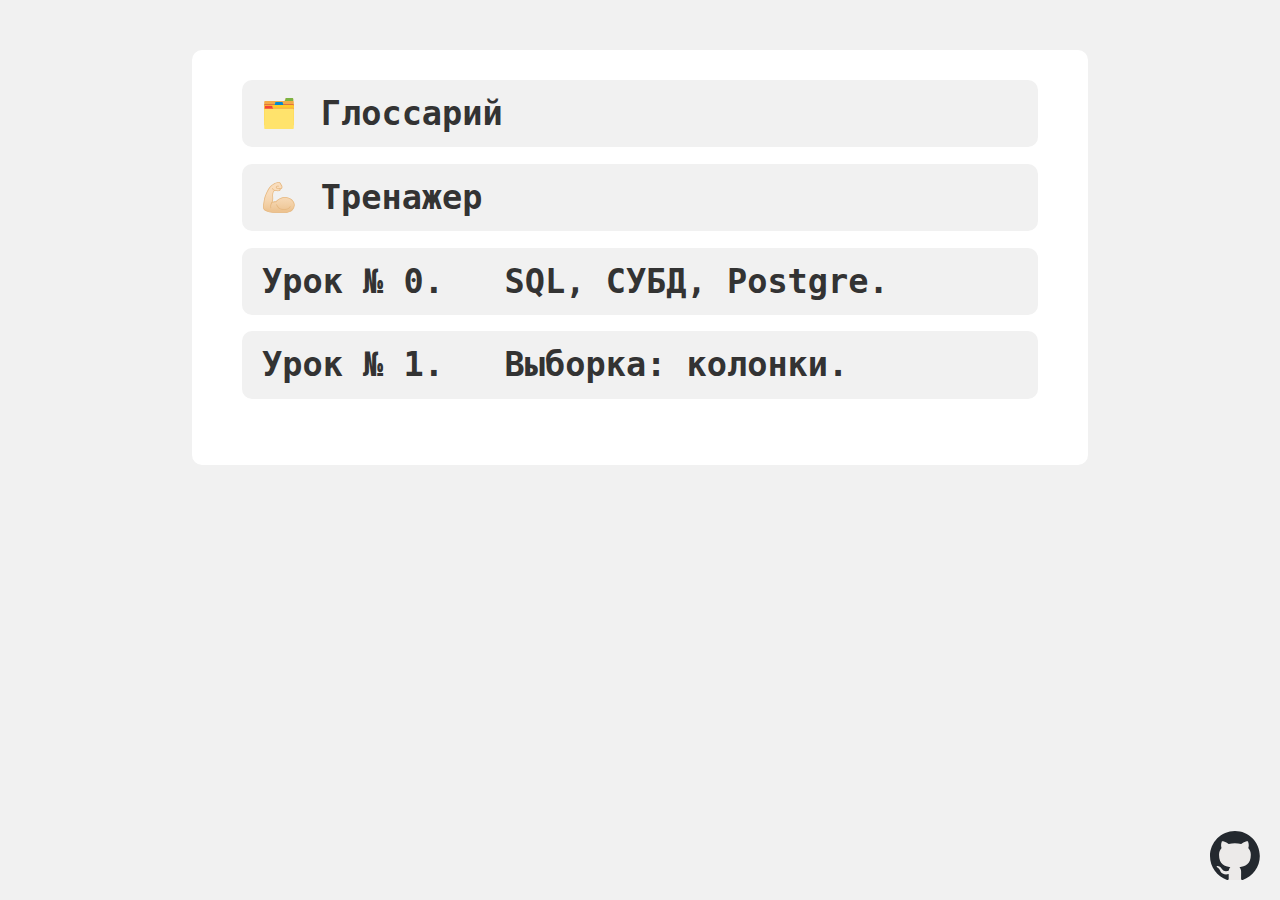
<file: index.html>
<!DOCTYPE html>
<html lang="en">
<head>
    <meta charset="UTF-8">
    <meta name="viewport" content="width=device-width, initial-scale=1.0">
    <title>PgEx</title>
    <link rel="stylesheet" href="css/styles.css">
    <link rel="stylesheet" href="css/index.css">
    <link rel="shortcut icon" href="assets/favicon.ico" type="image/x-icon">
</head>
<body>
    <!-- 
    Этот вариант аккордеона основан на том, что мы используем свойство tabindex и CSS-селектор :focus для управления открытием и закрытием контента.

    Как это работает:

    Шаг 1: Заголовок с tabindex
    <h1 tabindex="0">Урок №1.</h1>
    Атрибут tabindex="0" делает заголовок доступным для фокуса, то есть на него можно кликнуть или выбрать с помощью клавиши Tab.
    Когда элемент с tabindex получает фокус (на него кликнули или выбрали с клавиатуры), к нему применяется CSS-селектор :focus.
    
    Шаг 2: Открытие контента с помощью :focus
    h1:focus+div {
        max-height: 600px;
        transition: max-height 1s;
    }
    Селектор h1:focus+div означает: "Применить стиль к div, который находится непосредственно после заголовка h1, когда этот заголовок находится в фокусе".
    Изначально, div с текстом внутри скрыт из-за max-height: 0px и overflow: hidden.
    Когда заголовок получает фокус (:focus), высота блока увеличивается до 600px, а сам блок плавно открывается благодаря transition.
    
    Шаг 3: Псевдоэлемент :before
    h1:focus+div:before {
        content: '';
        display: block;
        height: 2.5em;
        margin-top: -2.6em;
        width: 100%;
        position: absolute;
    }
    Здесь используется псевдоэлемент :before, который создаёт невидимый блок перед содержимым при открытии.
    Этот невидимый блок закрывает заголовок, когда он находится в фокусе, что "обманывает" браузер: при клике на заголовок аккордеон закрывается, потому что фокус теряется.
    
    Шаг 4: Анимация
    transition: max-height 1s;
    Свойство transition добавляет плавное раскрытие и закрытие содержимого при изменении значения свойства max-height.
    -->

    <a id="github" href="https://github.com/smir-ant/PgEx"><img src="assets/github.svg" alt=""></a>

    <main>
            <!-- <article>
                <h1 tabindex="0"><img class="icon" src="assets/icon_gear.svg"> Настройки</h1>
                <div>
                    <div class="setting_param">
                        <div style="background-image: url(assets/icon_russia.svg);" class="icon_settings"></div>
                        <p>Язык</p>
                    </div>
                    <div onclick="resetProgress()" class="setting_param">
                        <div style="background-image: url(assets/icon_reset.svg);" class="icon_settings"></div>
                        <p>Сброс прогресса</p>
                    </div>

                </div>
            </article> -->
            <article>
                <h1 tabindex="0"><img class="icon" src="assets/index/icon_glos.svg"> <span>Глоссарий</span></h1>
                <div>
                    <p>Тут будут все термины и где про них смотреть</p>
                </div>
            </article>
            <article>
                <h1 tabindex="0"><img class="icon" src="assets/index/icon_muscule.svg"> Тренажер</h1>
                <div>
                    <p>???</p>
                    <a class="btn" href="trainer.html">Пройти</a>
                </div>
            </article>
            <article>
                <h1 tabindex="0">Урок № 0. &nbsp; SQL, СУБД, Postgre.</h1>
                <div>
                    <p>Отправная точка для погружения. Основные понятия понятными словами.</p>
                    <a class="btn" href="lesson00.html">Пройти</a>
                </div>
            </article>
            <article>
                <h1 tabindex="0">Урок № 1. &nbsp; Выборка: колонки.</h1>
                <div>
                    <p>В этом уроке ты познакомишься с <code>SELECT</code> и научишься делать самые примитивные выборки - выбирать колонки.</p>
                    <a class="btn" href="lesson01.html">Пройти</a>
                </div>
            </article>
            
    </main>
</body>
</html>
</file>
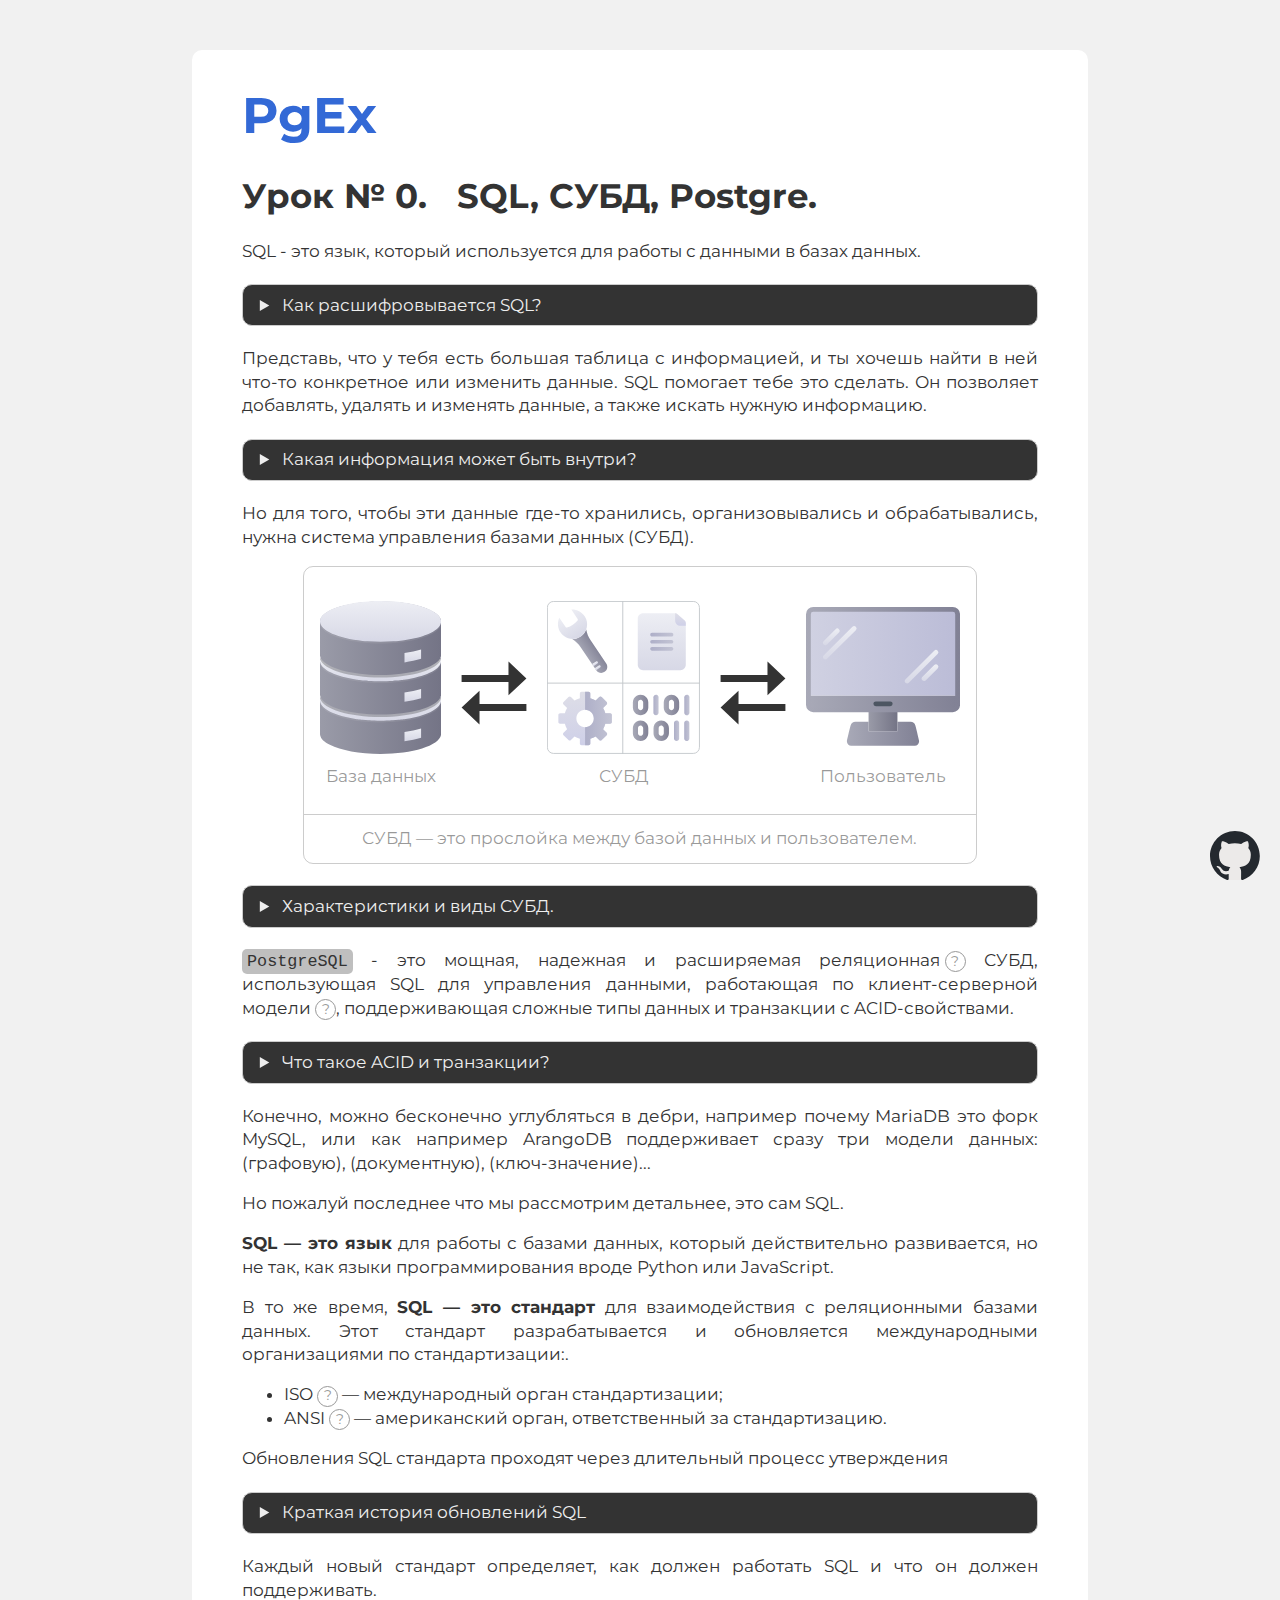
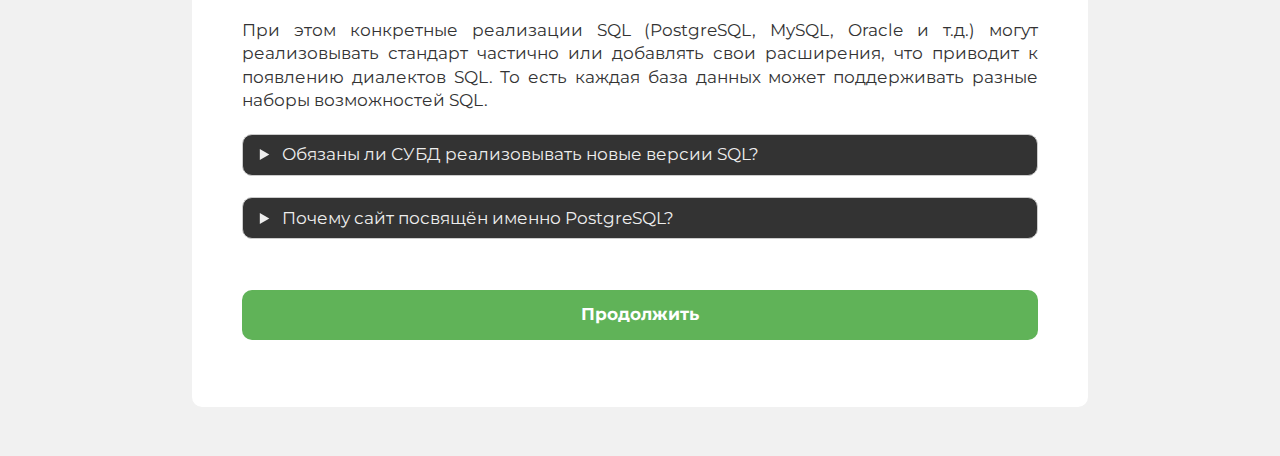
<file: lesson00.html>
<!DOCTYPE html>
<html lang="en">

<head>
    <meta charset="UTF-8">
    <meta name="viewport" content="width=device-width, initial-scale=1.0">
    <title>PgEx 00</title>
    <link rel="stylesheet" href="css/styles.css">
    <link rel="stylesheet" href="css/theory.css">
    <link rel="shortcut icon" href="assets/favicon.ico" type="image/x-icon">

</head>

<body>
    <a id="github" href="https://github.com/smir-ant/PgEx"><img src="assets/github.svg" alt=""></a>

    <main>
        <nav>
            <a id="proj_name" href="index.html">PgEx</a>
        </nav>

        <section id="sect_theory">
            <h1>Урок № 0. &nbsp; SQL, СУБД, Postgre.</h1>
            <p>SQL - это язык, который используется для работы с данными в базах данных.</p> 
            <details>
                <summary><span>Как расшифровывается SQL?</span></summary>
                <div>
                    <p>Structured Query Language - структурированный язык запросов</p>
                </div>
            </details>

            <p>Представь, что у тебя есть большая таблица с информацией, и ты хочешь найти в ней что-то конкретное или изменить данные. SQL помогает тебе это сделать. Он позволяет добавлять, удалять и изменять данные, а также искать нужную информацию.</p>
            <details>
                <summary><span>Какая информация может быть внутри?</span></summary>
                <div>
                    <p>В базах данных SQL можно хранить разнообразную информацию. Вот несколько примеров:</p>
                    <ul>
                        <li><b>Числа</b>: Это могут быть цены товаров, количество товаров на складе, результаты измерений и т.д.</li>
                        <li><b>Текст</b>: Имена, адреса, описания товаров, комментарии пользователей и т.д.</li>
                        <li><b>Даты и время</b>: Даты рождения, даты заказов, время начала и окончания событий и т.д.</li>
                        <li><b>Логические значения</b>: Например, да/нет, истина/ложь, активен/неактивен и т.д.</li>
                        <li><b>Изображения и файлы</b>: Можно хранить изображения, документы, отчеты и т.д.</li>
                        <li><b>Географические данные</b>: Координаты GPS, адреса, маршруты.</li>
                        <li>В общем проще сказать, что всё и всякое :)</li>
                    </ul>
                </div>
            </details>

            <p>Но для того, чтобы эти данные где-то хранились, организовывались и обрабатывались, нужна система управления базами данных (СУБД).</p>
            <figure>
                <div class="flex">
                    <figure>
                        <img src="assets/lesson00/db.svg">
                        <figcaption><label>База данных</label></figcaption>
                    </figure>
                    <!-- ⮂ = &#x2B82; -->
                    <span class="symbol_img">&#x2B82;</span>
                    <figure>
                        <img src="assets/lesson00/dbms.svg">
                        <figcaption><label>СУБД</label></figcaption>
                    </figure>
                    <span class="symbol_img">&#x2B82;</span>
                    <figure>
                        <img src="assets/lesson00/pc.svg">
                        <figcaption><label>Поль<wbr>зо<wbr>ва<wbr>тель</label></figcaption>
                    </figure>
                </div>
                <figcaption><label>СУБД — это прослойка между базой данных и пользователем.</label></figcaption>
              </figure>
                
            <details>
                <summary><span>Характеристики и виды СУБД.</span></summary>
                <div> 
                    <p>СУБД принято разделять на несколько классификаций:</p>
                    <h3>По расположению баз данных</h3>
                    <ul>
                        <li><b>Локальные</b> – установлены на локальном компьютере и работают только на нем. <span class="tip" data-tip="Примеры: SQLite • Microsoft Access • Berkeley DB">?</span></li>
                        <li><b>Централизованные</b> – находятся на сервере и обслуживают клиентские приложения, установленные на других ПК. <span class="tip" data-tip="Примеры: PostgreSQL • MySQL • Oracle Database • Microsoft SQL Server • MariaDB">?</span></li>
                        <li><b>Распределенные</b> – состоят из нескольких серверов, расположенных в разных местах, и обрабатывают данные, которые были разделены между устройствами. <span class="tip" data-tip="Примеры: Amazon DynamoDB • Google Spanner • Apache Cassandra">?</span></li>
                    </ul>
                    
                    <h3>По хранению и обработке данных и запросов</h3>
                    <ul>
                        <li><b>Клиент-серверные</b> – разделяют работу между клиентской и серверной частями. Первая отвечает за пользовательский интерфейс и запросы к серверу, вторая – за хранение и обработку данных. <span class="tip" data-tip="Примеры: PostgreSQL • MySQL • Oracle Database • Microsoft SQL Server • MariaDB">?</span></li>
                        <li><small>[В силу небезопасности не особо распространены]</small> <b>Файл-серверные</b> – хранят базу данных на сервере, но обработка запросов происходит на устройствах пользователей через сетевые пути.</li>
                        <li><b>Встраиваемые</b> – предназначены для использования внутри приложений. Обеспечивают быстрое <small>(данные уже у тебя в приложении)</small> и экономичное <small>(не нужны серверы)</small> хранение данных. <span class="tip" data-tip="Примеры: SQLite • Oracle Berkeley • RocksDB">?</span></li>
                    </ul>

                    <h3>По языку запросов</h3>
                    <ul>
                        <li><b>SQL</b> – используют язык SQL для запросов к базе данных. <span class="tip" data-tip="Примеры: PostgreSQL • MySQL • Oracle Database • Microsoft SQL Server • MariaDB • SQLite">?</span></li>
                        <li><b>NoSQL</b> – используют различные языки запросов, не связанные с SQL. <span class="tip" data-tip="Примеры: MongoDB(MQL) • Apache Cassandra(CQL) • Neo4j(Cypher) • RavenDB(RQL) • Couchbase(N1QL)">?</span></li>
                    </ul>

                    <h3>По структуре и организации данных</h3>
                    <ul>
                        <li><b>Реляционные</b> – содержат информацию в виде таблиц, которые могут быть связаны между собой. <span class="tip" data-tip="Примеры: PostgreSQL • MySQL • Oracle Database • Microsoft SQL Server • MariaDB">?</span></li>
                        <li><b>Ключ-значение</b> – разновидность NoSQL-ориентированных СУБД, которые используют пары ключ-значение для хранения данных. <span class="tip" data-tip="Примеры: Redis • Amazon DynamoDB • Riak • Memcached • etcd">?</span></li>
                        <li><b>Документные</b> – еще одна разновидность NoSQL. Она использует документы, содержащие различные поля и их значения для хранения данных. <span class="tip" data-tip="Примеры: Apache CouchDB • Amazon DocumentDB • RavenDB • Memcached • Couchbase">?</span></li>
                        <li><b>Графовые</b> – относятся к NoSQL, используют граф для хранения и организации данных, где каждый узел представляет собой объект, а ребра между узлами – отношения между объектами. <span class="tip" data-tip="Примеры: Neo4j • Amazon Neptune • OrientDB • JanusGraph">?</span></li>
                        <li><b>Колоночные</b> – разновидность реляционных СУБД, где данные хранятся в виде колонок, а не строк. <span class="tip" data-tip="Примеры: Apache Cassandra • ClickHouse • Apache Kudu • HBase • Vertica">?</span></li>
                    </ul>

                    <hr>

                    <h3>🤯 Зачем вообще столько характеристик?</h3>

                    <p>Простейшие примеры:</p>

                    <ul>
                        <li>SQLite и Postgre, обе реляционные, но SQLite является встраиваемой, а Postgre невозможен без серверной части.</li>
                        <li>MySQL и Vertica оба SQL, но первая классическая реляционная, вторая же колоночная.</li>
                        <li>Хочешь быструю аналитику на больших данных? Взгляни на колоночные СУБД.</li>
                        <li>Нужно эффективно находить сложные взаимосвязи между объектами? Вероятнее тебе пригодится графовая СУБД.</li>
                        <p></p>

                    </ul>

                </div>
            </details>

            <p><code>PostgreSQL</code> - это мощная, надежная и расширяемая реляционная<span class="tip" data-tip="Данные хранятся в виде таблиц, которые могут быть связаны между собой.">?</span> СУБД, использующая SQL для управления данными, работающая 
                по клиент-серверной модели<span class="tip" data-tip="Работа разделяется между клиентской и серверной частями.<br>Клиентская часть отвечает за пользовательский интерфейс и отправку запросов, а серверная часть – за хранение и обработку данных.">?</span>, поддерживающая сложные типы данных и транзакции с ACID-свойствами.</p>
                
            <details>
                <summary><span>Что такое ACID и транзакции?</span></summary>
                <div>
                    <p>Транзакция — это последовательность операций, которые выполняются как единое целое.<br><small>Например вы планируете перевод денег другу, но ведь это как минимум несколько операций: вычесть средства с вашего баланса; зачесть их в баланс друга.</small></p>

                    <p>ACID — это набор требований к транзакциям в базе данных, которые обеспечивают сохранность ваших данных.</p>
                    <ul>
                        <li><b>Atomicity</b> — Атомарность гарантирует, что каждая транзакция будет выполнена полностью или не будет выполнена совсем. Не допускаются промежуточные состояния.</li>
                        <li><b>Consistency</b> — Согласованность гарантирует, что после выполнения транзакции, правила и ограничения, установленные для данных, будут соблюдены.</li>
                        <li><b>Isolation</b> — Изолированность гарантирует, что параллельные транзакции не будут мешать друг другу.</li>
                        <li><b>Durability</b> — Надёжность гарантирует, что результаты транзакции будут сохранены навсегда, даже в случае сбоя системы..</li>
                    </ul>
                </div>
            </details>   

            <p>Конечно, можно бесконечно углубляться в дебри, например почему MariaDB это форк MySQL, или как например ArangoDB поддерживает сразу три модели данных: (графовую), (документную), (ключ-значение)...</p>

            <p>Но пожалуй последнее что мы рассмотрим детальнее, это сам SQL.</p>

            <p><b>SQL — это язык</b> для работы с базами данных, который действительно развивается, но не так, как языки программирования вроде Python или JavaScript.</p>
            <p>В то же время, <b>SQL — это стандарт</b> для взаимодействия с реляционными базами данных. Этот стандарт разрабатывается и обновляется международными организациями по стандартизации:.</p>
            <ul>
                <li>ISO<span class="tip" data-tip="(International Standardization Organization)">?</span> — международный орган стандартизации;</li>
                <li>ANSI<span class="tip" data-tip="(American National Standards Institute)">?</span> — американский орган, ответственный за стандартизацию.</li>
            </ul>
            <p>Обновления SQL стандарта проходят через длительный процесс утверждения</p>

            <details>
                <summary><span>Краткая история обновлений SQL</span></summary>
                <div>
                    <p>SQL был впервые стандартизирован в 1986 году ANSI, а затем ISO в 1987. С тех пор были выпущены новые версии SQL стандарта с разной периодичностью:.</p>
                    <ul>
                        <li><span class="mono">SQL-86 (1986)</span> — самая первая версия стандарта.</li>
                        <li><span class="mono">SQL-89</span> — обновления касались исправления ошибок.</li>
                        <li><span class="mono">SQL-92</span> — одна из крупных ревизий, включавшая много новых возможностей.</li>
                        <li><span class="mono">SQL:1999</span> — добавление объектно-ориентированных функций.</li>
                        <li><span class="mono">SQL:2003</span> — расширение с поддержкой XML.</li>
                        <li><span class="mono">SQL:2006</span> — поддержка управления XML-данными.</li>
                        <li><span class="mono">SQL:2008</span> — оптимизация и расширение функционала.</li>
                        <li><span class="mono">SQL:2011</span> — добавление оконных функций.</li>
                        <li><span class="mono">SQL:2016</span> — поддержка JSON и временных таблиц.</li>
                        <li><span class="mono">SQL:2019</span> — Property Graph Queries (SQL/PGQ), улучшения JSON.</li>
                        <li><span class="mono">SQL:2023</span> — Расширение SQL/PGQ, улучшения JSON, мелкие изменения.</li>
                    </ul>
                </div>
            </details>

            <p>Каждый новый стандарт определяет, как должен работать SQL и что он должен поддерживать.</p>

            <p>При этом конкретные реализации SQL (PostgreSQL, MySQL, Oracle и т.д.) могут реализовывать стандарт частично или добавлять свои расширения, что приводит к появлению диалектов SQL. То есть каждая база данных может поддерживать разные наборы возможностей SQL.</p>

            <details>
                <summary><span>Обязаны ли СУБД реализовывать новые версии SQL?</span></summary>
                <div>
                    <p>Реализация новых версий SQL в системах управления базами данных (СУБД) — пожелание, а не жесткое требование. Постепенное внедрение новых возможностей зависит от разработчиков конкретных СУБД. Например, одна СУБД может быстро внедрить поддержку нового стандарта, другая — медленнее или выборочно.</p>
                    <p>Разные системы управления базами данных внедряют стандарты по-разному:
                    <ul>
                        <li>PostgreSQL и Oracle обычно наиболее близки к последним стандартам SQL.</li>
                        <li>MySQL известен своими упрощениями и отсутствием некоторых возможностей, присутствующих в стандартном SQL.</li>
                        <li>Microsoft SQL Server поддерживает большинство стандартных функций, но также добавляет свои уникальные расширения.</li>
                    </ul>
                    </p>
                </div>
            </details>  

            <details>
                <summary><span>Почему сайт посвящён именно PostgreSQL?</span></summary>
                <div>
                    <p>Автор понял, что удобных и понятных интерактивных учебников и тренажеров для Postgresql не хватает несмотря на мощность, популярность и крутость СУБД.</p>
                    <ul>
                        <li>Приближен к чистому SQL.</li>
                        <li>Богаче набор функций и лучше поддержка при работе с json в сравнении с MySQL.</li>
                        <li>Бесплатно, в отличии, например, от Oracle.</li>
                        <li>Открытый и кроссплатформенный, в отличии, например, от Microsoft SQL Server.</li>
                        <li>PostgreSQL имеет российские корни, что может быть дополнительным плюсом для тех, кто ищет отечественные решения.</li>
                    </ul>

                    <p>Также автор понял, что тренироваться с серверным СУБД в целом удовольствие сомнительное - настроить его и подтянуть данные это тяжкий челлендж для новичка. А на собеседовании уже считается базой понимание JOIN и UNION.</p>
                </div>
            </details>
        </section>

        <a class="btn" href="lesson01.html">Продолжить</a>

    </main>

    <script src="scripts/tips.js">  // само работает </script>

</body>

</html>
</file>
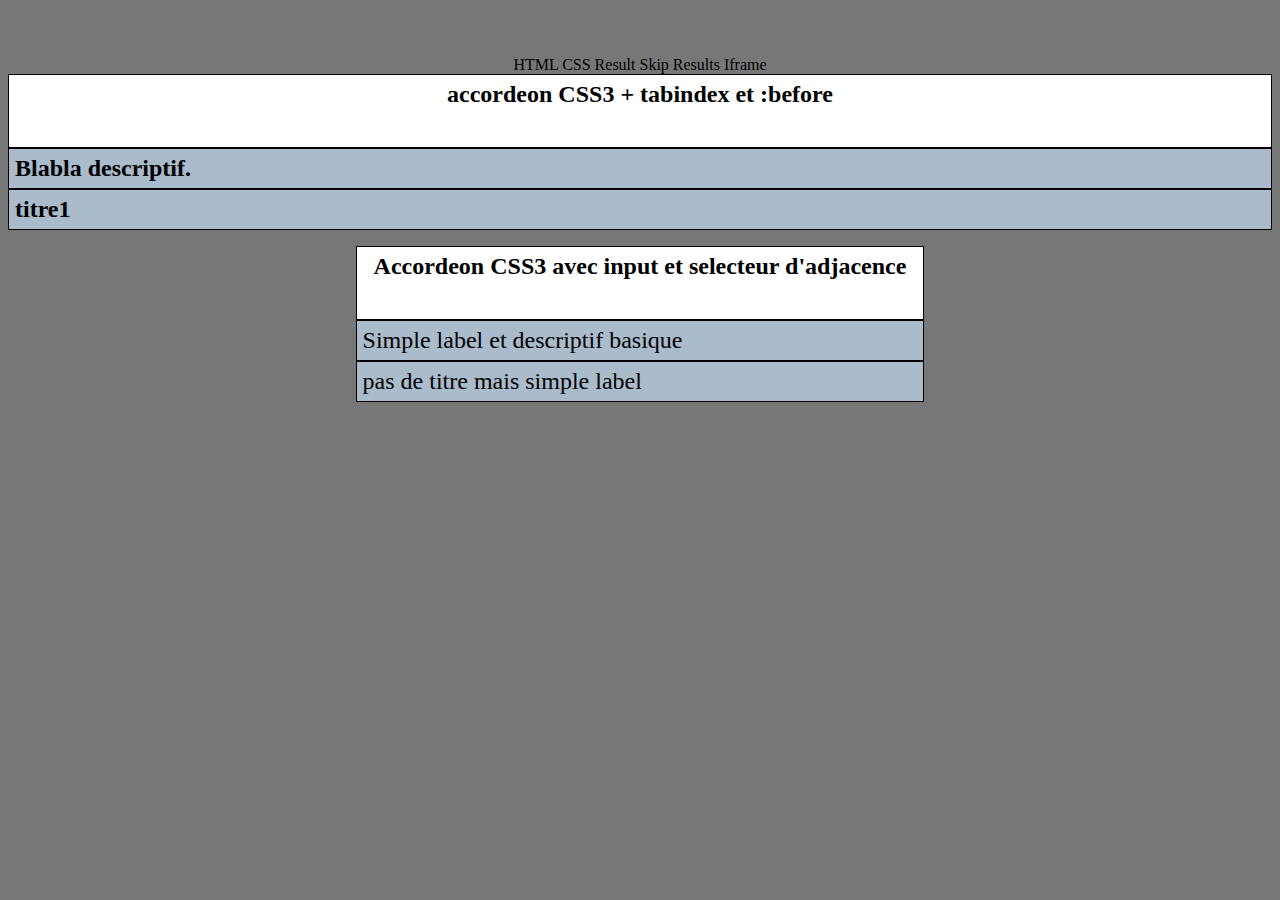
<file: check/acc.html>
<!DOCTYPE html>
<html lang="en">

<head>
    <meta charset="UTF-8">
    <meta name="viewport" content="width=device-width, initial-scale=1.0">
    <style>
        HTML CSS Result Skip Results Iframe

        /* accordeon ouverture/fermeture au click sans js ni input ou simple ouverture avec input :) */
        #tabindexe,
        #inpute {
            display: inline-block;
            width: 45%;
            position: relative;
            margin: 1em;
            vertical-align: top;
        }

        section>h1 {
            min-height: 2.5em;
            background: white;
        }

        article {
            text-align: left;
        }

        h1,
        label {
            margin: 0;
            border: solid 1px;
            background: #abc;
            padding: 0.25em;
            font-size: 1.5em;
            display: block;
        }

        h1+div,
        input+div {
            max-height: 0px;
            overflow: hidden;
            transition: max-height 1s;
            background: #def;
            box-shadow: inset 0 0 0 1px;
            padding: 0 5px;
        }

        h1:focus {
            color: red;
        }

        h1:focus+div,
        input:checked+div {
            max-height: 600px;
            transition: max-height 1s
        }

        h1:focus+div:before {
            content: '';
            display: block;
            height: 2.5em;
            margin-top: -2.6em;
            width: 100%;
            position: absolute;
        }

        input[type="radio"] {
            position: absolute;
            left: -9999em;
        }

        #inpute article {
            position: relative;
        }

        label[for="close"] {
            display: none;
            position: absolute;
        }

        input:checked~label[for="close"] {
            right: 0;
            top: 0;
            display: block;
            background: #333;
            color: #fff;
            font-weight: bold;
        }

        html {
            background: #777;
            overflow-y: scroll;
            text-align: center;
            padding-top: 3em;
        }
    </style>
</head>

<body>


    HTML CSS

    Result
    Skip Results Iframe

    <section id="tabindexe">
        <h1>accordeon CSS3 + tabindex et :before</h1>
        <article>
            <h1 tabindex="0">Blabla descriptif.</h1>
            <div>
                <ol>
                    <li>Tabindex, pour activer le focus au clique ou tab et rendre possible l'usage de
                        <code>:focus</code>
                    </li>
                    <li>before, pour generer un element translucide au dessus du titre qui a le focus,
                        de fait un second click sur le titre fait perdre le focus.</li>
                    <li>les transition ont besoin de 2 valeurs definies, auto n'en est pas une. 100% , si basé sur une
                        valeur definie du parent , elle est okay</li>
                </ol>
            </div>
        </article>
        <article>
            <h1 tabindex="0">titre1</h1>
            <div>
                <p>Pellentesque habitant morbi tristique senectus et netus et malesuada fames ac turpis egestas.
                    Vestibulum tortor quam, feugiat vitae, ultricies eget, tempor sit amet, ante. Donec eu libero sit
                    amet quam egestas semper. Aenean ultricies mi vitae est. Mauris placerat eleifend leo. Quisque sit
                    amet est et sapien ullamcorper pharetra. Vestibulum erat wisi, condimentum sed, commodo vitae,
                    ornare sit amet, wisi. Aenean fermentum, elit eget tincidunt condimentum, eros ipsum rutrum orci,
                    sagittis tempus lacus enim ac dui. Donec non enim in turpis pulvinar facilisis. Ut felis. Praesent
                    dapibus, neque id cursus faucibus, tortor neque egestas augue, eu vulputate magna eros eu erat.
                    Aliquam erat volutpat. Nam dui mi, tincidunt quis, accumsan porttitor, facilisis luctus, metus</p>
            </div>
        </article>
        
    </section>

    <section id="inpute">
        <h1>Accordeon CSS3 avec input et selecteur d'adjacence<input type="radio" name="abcd" id="close" /></h1>
        <article>
            <label for="a">Simple label et descriptif basique</label> <input type="radio" name="abcd" id="a" />
            <div>
                <ol>
                    <li>label et input de type radio pour faire usage de :checked</li>
                    <li>Selecteur d'adjacence pour afficher le div adjacent</li>
                    <li>transitions: idem definir deux valeurs</li>
                    <li>on ne peut pas tout refermer sans js</li>
                    <li>Un label supplementaire par ouverture et un un seul input pour refermer sera necessaire</li>
                </ol>
            </div>
            <label for="close">-</label>
        </article>
        <article>
            <label for="b">pas de titre mais simple label</label> <input type="radio" name="abcd" id="b" />
            <div>
                <p>Fames ac turpis egestas. Vestibulum tortor quam, feugiat vitae, ultricies eget, tempor sit amet,
                    ante. Donec eu libero sit amet quam egestas semper. Aenean ultricies mi vitae est. Mauris placerat
                    eleifend leo. Quisque sit amet est et sapien ullamcorper pharetra. Vestibulum erat wisi, condimentum
                    sed, commodo vitae, ornare sit amet, wisi. Aenean fermentum, elit eget tincidunt condimentum, eros
                    ipsum rutrum orci, sagittis tempus lacus enim ac dui. Donec non enim in turpis pulvinar facilisis.
                    Ut felis. Praesent dapibus, neque id cursus faucibus, tortor neque egestas augue, eu vulputate magna
                    eros eu erat. Aliquam erat volutpat. Nam dui mi, tincidunt quis, accumsan porttitor, facilisis
                    luctus, metus</p>
            </div>
            <label for="close">-</label>
        </article>
        
    </section>



</body>

</html>
</file>
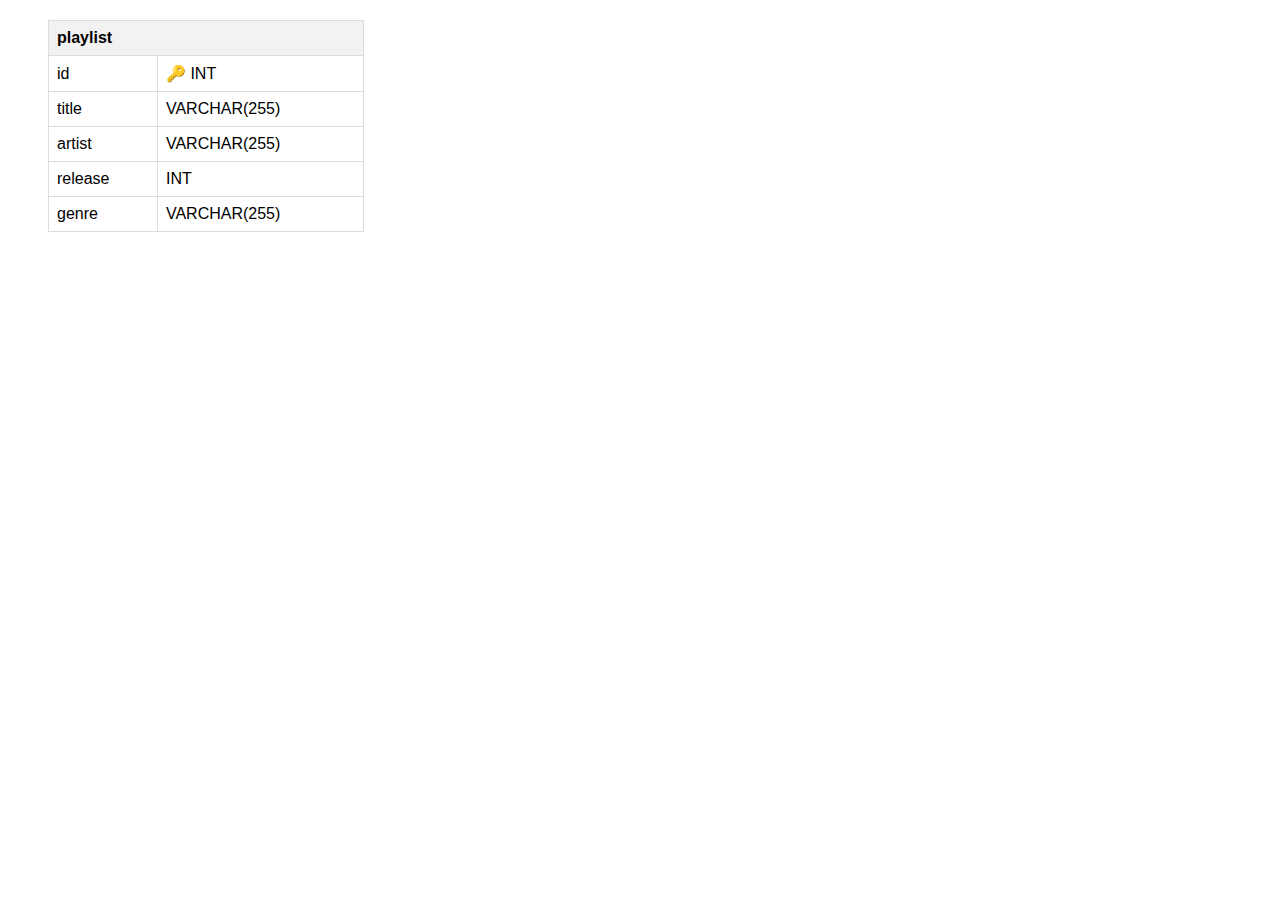
<file: check/i copy.html>
<!DOCTYPE html>
<html lang="en">
<head>
    <meta charset="UTF-8">
    <meta name="viewport" content="width=device-width, initial-scale=1.0">
    <title>DB Schema</title>
    <style>
        .schema {
            font-family: Arial, sans-serif;
            border-collapse: collapse;
            margin: 20px;
            width: 50%;
        }
        .schema th, .schema td {
            border: 1px solid #dddddd;
            text-align: left;
            padding: 8px;
        }
        .schema th {
            background-color: #f2f2f2;
        }
        .key {
            font-weight: bold;
            color: red;
        }
    </style>
</head>
<body>
    <div id="db-container"></div>

    <script>
        // Исходные данные
        const createDB = [
            `playlist`,

            ` (
            id SERIAL PRIMARY KEY, 
            Title VARCHAR(255) NOT NULL, 
            Artist VARCHAR(255) NOT NULL, 
            Release INT NOT NULL, 
            Genre VARCHAR(255) NOT NULL);`
        ];

        // Функция для парсинга структуры таблицы из SQL-запроса
        function parseTableSchema(schemaString) {
            // Убираем лишние символы и разбиваем строку по запятым
            const fields = schemaString
                .replace(/\n/g, '') // Убираем переносы строк
                .replace(/[();]/g, '') // Убираем скобки и точки с запятой
                .split(','); // Разделяем по запятым

            // Массив для хранения полей таблицы
            const parsedFields = [];

            fields.forEach(field => {
                // Разделяем строку на части: имя поля и его тип
                const parts = field.trim().split(/\s+/); // Разделяем по пробелам
                const fieldName = parts[0].toLowerCase(); // Приводим название колонки к нижнему регистру

                // Объединяем тип данных (всё что после названия колонки)
                let fieldType = parts.slice(1).join(' ');

                // Убираем "NOT NULL" и другие ограничения, оставляем только тип
                fieldType = fieldType.replace('NOT NULL', '').trim();

                // Если поле является PRIMARY KEY, заменяем тип SERIAL на INT и добавляем ключ
                if (fieldType.includes('SERIAL PRIMARY KEY')) {
                    fieldType = '🔑 INT';
                }

                // Исправляем строку для поля с типом VARCHAR(255), чтобы сохранить скобки
                fieldType = fieldType.replace('VARCHAR255', 'VARCHAR(255)');

                parsedFields.push({
                    name: fieldName,
                    type: fieldType
                });
            });

            return parsedFields;
        }

        // Парсим структуру таблицы
        const tableName = createDB[0]; // Имя таблицы
        const tableSchema = parseTableSchema(createDB[1]); // Структура таблицы

        // Создаем div элемент с классом 'schema'
        const schemaDiv = document.createElement('div');
        schemaDiv.classList.add('schema');

        // Создаем таблицу
        const table = document.createElement('table');
        table.classList.add('schema');

        // Создаем заголовок таблицы
        const headerRow = document.createElement('tr');
        const th = document.createElement('th');
        th.colSpan = 2; // Объединяем две колонки
        th.innerText = tableName;
        headerRow.appendChild(th);
        table.appendChild(headerRow);

        // Создаем строки таблицы из schemaData
        tableSchema.forEach(field => {
            const row = document.createElement('tr');

            const fieldCell = document.createElement('td');
            fieldCell.innerText = field.name;

            const typeCell = document.createElement('td');
            typeCell.innerText = field.type;

            row.appendChild(fieldCell);
            row.appendChild(typeCell);

            table.appendChild(row);
        });

        // Добавляем таблицу в div
        schemaDiv.appendChild(table);

        // Добавляем созданный div в контейнер на странице
        document.getElementById('db-container').appendChild(schemaDiv);
    </script>
</body>
</html>
</file>
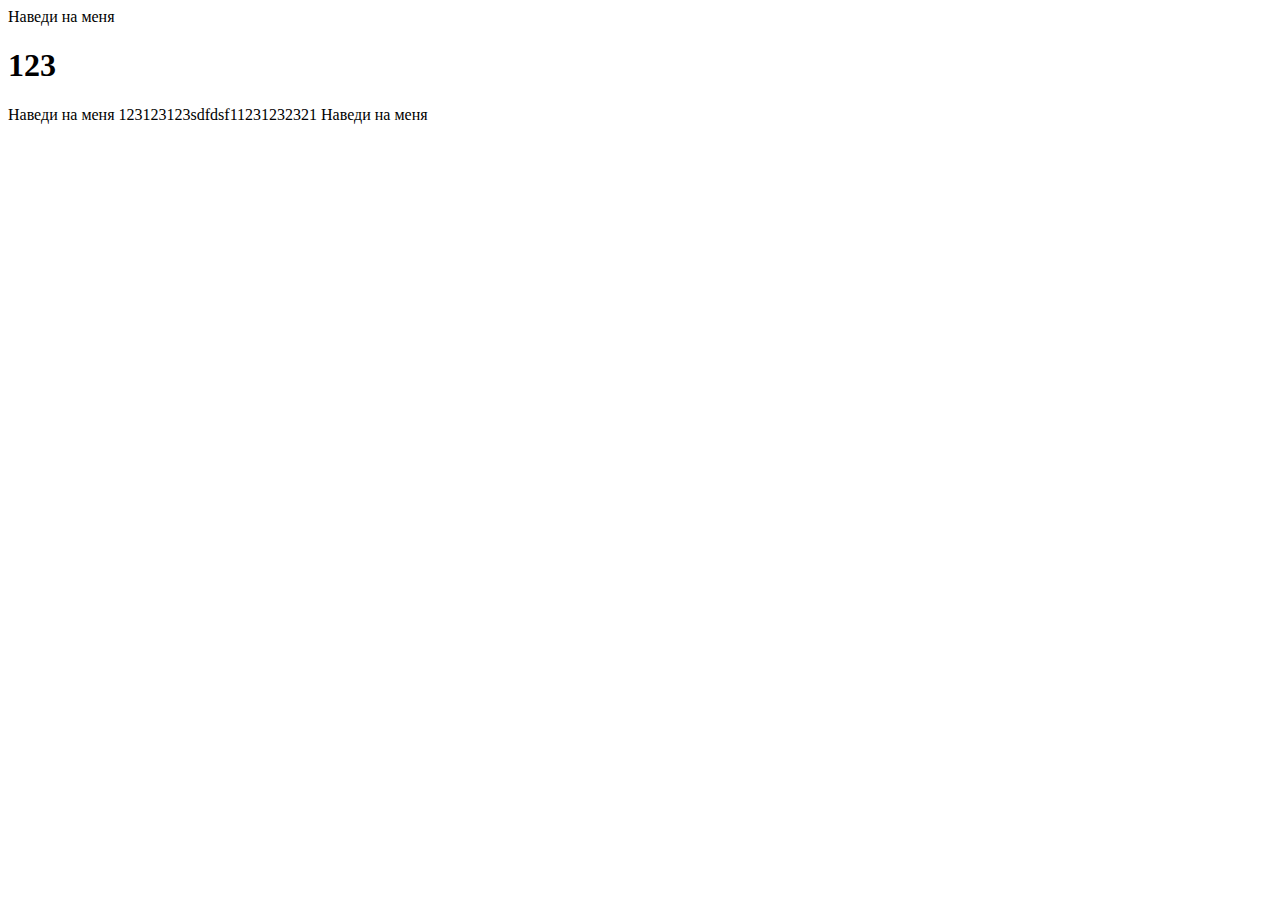
<file: check/i.html>
<!DOCTYPE html>
<html lang="en">
<head>
    <meta charset="UTF-8">
    <meta name="viewport" content="width=device-width, initial-scale=1.0">
    <style>
        .tip {
            position: relative;
            display: inline-block;
            cursor: pointer;
        }

        .tipText {
            position: absolute;
            background-color: #333;
            color: #fff;
            padding: 5px 10px;
            border-radius: 4px;
            white-space: nowrap;
            z-index: 10;
            opacity: 0;
            transition: opacity 0.3s;
            pointer-events: none;
        }
    </style>
</head>
<body>

    <div class="tip" data-tooltip="Это моя кастомная подсказка!">
        Наведи на меня
    </div>

    <h1>123</h1>

    <div class="tip" data-tooltip="Ещё одна подсказка!">
        Наведи на меня
    </div>

    <span>123123123sdfdsf11231232321 
        <div class="tip" data-tooltip="Подсказка внутри текста!">
            Наведи на меня
        </div>
    </span>

    <script>
        // Функция для показа подсказки
        function showTooltip(element, message) {
            let tipText = element.nextElementSibling;

            // Если элемент tipText не существует, создаем его
            if (!tipText || !tipText.classList.contains('tipText')) {
                tipText = document.createElement('div');
                tipText.classList.add('tipText');
                element.insertAdjacentElement('afterend', tipText); // Вставляем после элемента
            }

            // Устанавливаем текст подсказки и показываем её
            tipText.textContent = message;
            tipText.style.opacity = '1';
            tipText.style.visibility = 'visible';

            const bounding = element.getBoundingClientRect();
            let left = bounding.left + (bounding.width / 2) - (tipText.offsetWidth / 2);
            let top = bounding.top - tipText.offsetHeight - 10;

            // Проверка на выход за пределы экрана (по горизонтали)
            if (left < 0) {
                left = 10; // Минимальный отступ слева
            } else if (left + tipText.offsetWidth > window.innerWidth) {
                left = window.innerWidth - tipText.offsetWidth - 10; // Максимальный отступ справа
            }

            // Проверка на выход за пределы экрана (по вертикали)
            if (top < 0) {
                top = bounding.bottom + 10; // Если подсказка выходит сверху, показываем её снизу
            }

            // Устанавливаем позицию подсказки
            tipText.style.left = `${left}px`;
            tipText.style.top = `${top}px`;
        }

        // Функция для скрытия подсказки
        function hideTooltip(element) {
            let tipText = element.nextElementSibling;
            if (tipText && tipText.classList.contains('tipText')) {
                tipText.style.opacity = '0';
                tipText.style.visibility = 'hidden';
            }
        }

        // Навешиваем события на все элементы с классом .tip
        document.querySelectorAll('.tip').forEach(tip => {
            tip.addEventListener('mouseenter', function() {
                const message = this.getAttribute('data-tooltip');
                showTooltip(this, message);
            });

            tip.addEventListener('mouseleave', function() {
                hideTooltip(this);
            });
        });
    </script>
</body>
</html>
</file>
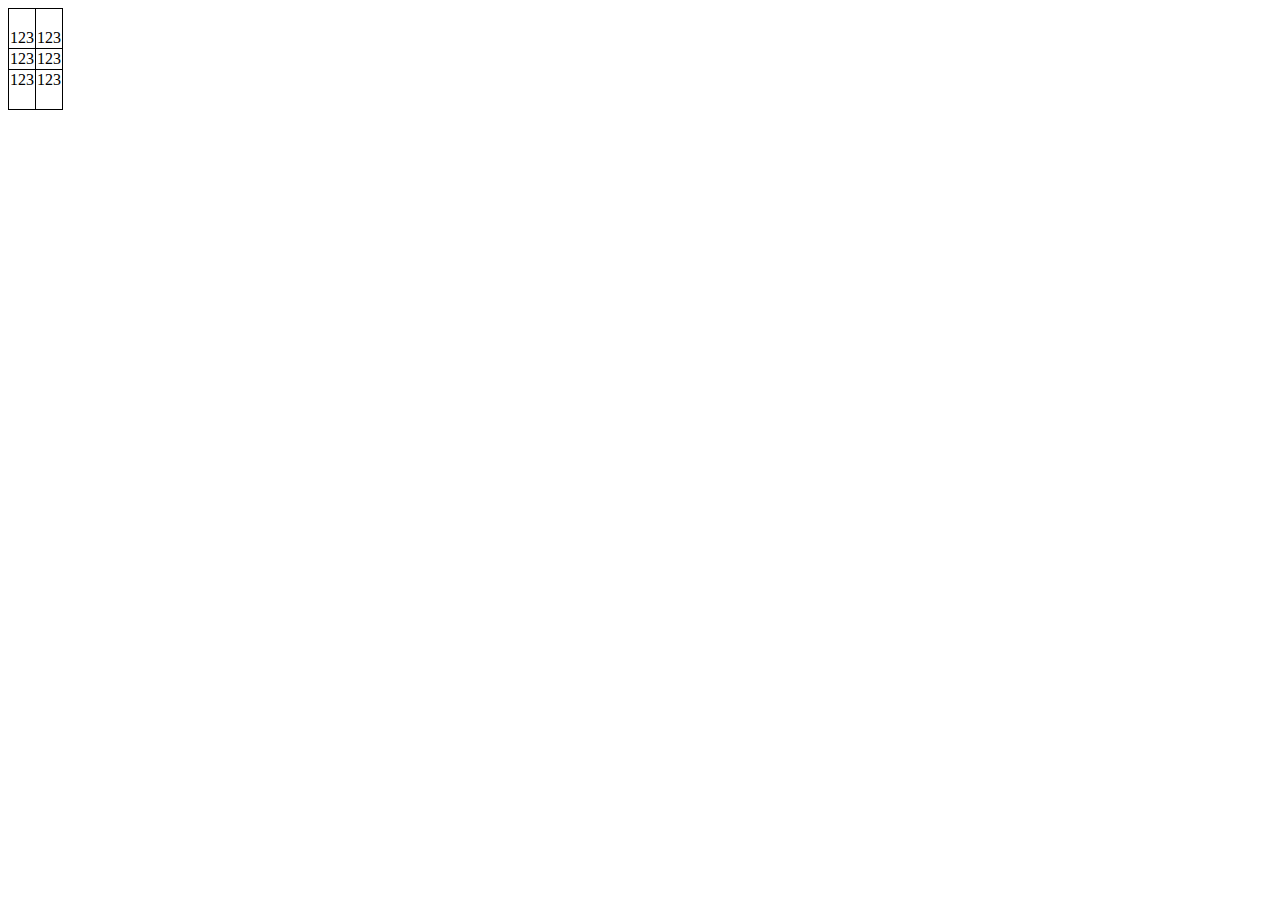
<file: check/test1.html>
<!DOCTYPE html>
<html lang="en">
<head>
    <meta charset="UTF-8">
    <meta name="viewport" content="width=device-width, initial-scale=1.0">
    <title>Document</title>
    <style>
        table {
            border-collapse: collapse;

            & tr:first-child td {
                padding-top: 20px; /* Добавляем отступ сверху для первого <tr> */
            }
            & tr:last-child td {
                padding-bottom: 20px; /* Добавляем отступ снизу для последнего <tr> */
            }
        }
        
        td {
            border: 1px black solid;
        }
    </style>
</head>
<body>
    <div>
        <table>
            <tr>
                <td>123</td>
                <td>123</td>
            </tr>
            <tr>
                <td>123</td>
                <td>123</td>
            </tr>
            <tr>
                <td>123</td>
                <td>123</td>
            </tr>
        </table>
    </div>
</body>
</html>
</file>
<file: css/styles.css>
@import url('https://fonts.googleapis.com/css2?family=Montserrat:wght@400;700&display=swap&family=Nanum+Pen+Script&display=swap');
@import 'variables.css';

* {
    margin: 0;
    padding: 0;
}

:root {
    font-size: 1.05rem;
}

body {
    color: var(--color-4readingFront);
    background-color: var(--color-back);
    font-family: "Montserrat", sans-serif;
    line-height: 1.4;
    color: var(--color-4readingFront);
    
    /* ------ базовые настройки. назначение отступов ------*/
    & p {
        margin-block: 1rem;
    }
    & h1, details {
        margin-block: 1.25rem;
    }
    & h3 {
        margin-block: 1.15rem;
    }
    & ul {
        padding-left: 2.5rem;
    }
}

main {
    margin: 50px auto;
    background-color: var(--color-back_second);
    border-radius: var(--bordeRadius);
    width: 70vw;
    padding: 30px 50px 50px;
}

/* ------ таблицы (все кроме данных с sql ------*/
table:has(:not(#dataTable)) {
    border-collapse: collapse;
    width: 100%;

    & td, th {
        padding: 4.5px 20px;
        text-align: left;
    }

    /* линия пунктирная между строками (вниз всем кроме последней) */
    & tr:not(:last-child) {
        border-bottom: 1px var(--color-25proc) dotted;
        /* ❗️❗️❗️❗️❗️ попытка сделать чуть менее кучный пунктир */
        /* border-bottom: 1px dashed var(--color-25proc);
        border-image: linear-gradient(to right, var(--color-25proc) 33%, rgba(255, 255, 255, 0) 0%) 1 100%;
        border-image-slice: 1; */
    }
}




a, a:visited {
    text-decoration: none;
    color: #3369D6
}


small {
    opacity: 0.5;
}

hr {
    margin-block: 2rem;
}

.flex {
    display: flex;
    justify-content: space-around;
    align-items: center;
}

.mono {
    font-family: monospace;
}

#proj_name {
    font-size: 3rem;
    font-weight: 700;
    cursor: pointer;
}


/* [code] выделенные слова в тезисе о уроке(index) или самом уроке */
code {
    background-color: rgb(128 128 128 / 0.5);
    padding: 3px 5px;
    border-radius: 5px;
}
article code {
    margin: 0 5px;
}



/* ======= АДАПТИВ (мобилки) ======= */
@media (max-width: 768px) {
    main {
        padding: 5vw;
        width: 80vw;
    }
}

/* ==================== SQL HIGHLIGHT ==================== */
* {
    box-sizing: border-box  ;
}

.container {
    position: relative;
    width: 100%;
}

.code {
    resize: none;
    width: 100%;
    height: 100%;

    margin: 0;
    padding: 15px;
    line-height: 1.5rem;
    font-size: 1.1rem;
    white-space: pre; /* Запрещаем перенос строк */
    word-wrap: normal; /* Предотвращаем автоматический перенос слов */
    
    background-color: var(--color-back);    
    outline: none;
    border: none;
    border-radius: var(--bordeRadius);
    caret-color: var(--color-4readingFront);

    &:focus {
        box-shadow: 0 0 5px var(--color-25proc); /* Добавляем тень */
    }
}

/* невидимая часть, которая всё подсвечивает находясь над textarea */
.mirror {
    position: absolute;
    top: 0;
    left: 0;
    height: 100%;
    width: 100%;
    margin: 0;
    overflow: hidden;
    pointer-events: none;

    color: var(--color-4readingFront);


    & .comment {
        color: grey;
    }

    & .string {
        color: var(--color-green);
    }

    & .keyword {
        color: var(--color-blue);
    }

    & .function {
        color: var(--color-amber);
    }

    & .operator {
        color:#BC89BD;
    }
    
    & .boolean {
        color: #e2c85d;
    }
}


/* ==================== OTHER ==================== */
#github img {
    position: fixed;
    z-index: 1;
    bottom: 20px;
    right: 20px;
    width: 50px;
    filter: var(--invert);
}


/* кнопка завершения уровня с уроком + кнопка в index  */
.btn, .btn:visited {

    padding: 7px 20px;
    margin-bottom: 1rem;
    border-radius: var(--bordeRadius);
    min-height: 50px;
    font-weight: 700;
    background-color: #60B358;
    /* box-shadow: 0 5px 0 #4d9146; */
    color: #fff;

    /* выравнивание текста по центру */
    display: grid;
    place-items: center;

    &.disabled {
        box-shadow: none;
        background-color: var(--color-disabledNext);
        color: var(--color-4readingFront);
        opacity: 0.2;
    };

    /* &:active {
        box-shadow: none;
        transform: translateY(5px);
    } */
}
</file>
<file: css/index.css>
article {
    margin-bottom: 1rem;  
    /* для before (скрытой штуки для снятия фокуса если по ней кликнешь)*/
    position: relative;  
}


/* везде сделано уточнение h1[tabindex], чтобы не красить h1 с уроков */
h1[tabindex] {
    font-family: monospace;
    min-height: 2.5rem;
    cursor: pointer;
    padding: 10px 20px;
    margin: 0;
    background-color: var(--color-back);
    border-radius: 10px;
    font-size: 2rem;
    
    /* для выравнивания иконок */
    display: flex;
    align-items: center;
    /* отступ между элементами flex (по факту между иконкой h1) */
    gap: 1.5rem;
    
    /* кликнул - синим подсветился текст */
    &:focus {
        color: var(--color-blue);

    }

    /* div эт содержимое "раскрываемое" (идёт после h1, что и будет как h1+div) */
    & + div {
        /* если дашь div'у по высоте padding, то его будет видно, лол */
        padding: 0px 20px;
        max-height: 0px;
        overflow: hidden;
        transition: max-height 1s linear;
        background-color: var(--color-back);
        border-radius: 10px;
    }

    /* содержимое появляется при нажатии (фокусировке (за счёт tabindex)) */
    /* да, можно было впихнуть в селектор &:focus, но минус читаемость имхо*/
    &:focus + div{
        margin-top: -2rem;            
        padding-top: 2rem;
        max-height: 600px;
        transition: max-height 1.5s ease;
    
        /* как раз это и есть та штука, что даёт эффект мол кликаешь туда же, а фокус теряется */
        &:before {
            content: '';
            display: block;
            position: absolute;
            height: 3.5em;
            width: 100%;
            position: absolute;
            top: 0rem;
            left: 0rem;
            cursor: pointer;
            
            /* если интересно, то можешь сделать видимым и поиграться с м̶о̶и̶м̶ ̶ч̶л̶е̶н̶о̶м̶ настройками */
            /* background-color: red; */
        }
    }
}



/* ==================== Иконки ==================== */
.icon {
    /* сюда бы 1cap чтобы как заглавная буква. но здесь не подходит */
    height: 2rem; 
    vertical-align: middle;
}
</file>
<file: css/theory.css>
@import 'variables.css';

body {
    /* коррекция отступов в раскрываемых списках */
    & details p {
        margin-block: 1rem;
    }
    & details ul {
        margin: 1rem 0 2rem;
    }

    /* отступ вверх в уроках от кнопки перехода дальше */
    .btn {
        margin-top: 3rem;
    }
}

#sect_theory {
    text-align: justify;
}

/* когда хочешь символ сделать картинкой */
.symbol_img {
    font-size: 7vw;
}

/* ----------- Картинки с подписью ----------- */
/* настройка общего случая */
figure {
    margin: 1rem auto;
    width: fit-content;
    display: block;
    border: 1px solid var(--color-25proc);
    border-radius: var(--bordeRadius);
    overflow: hidden;

    /* внутри просто картинка */
    & img {
        height: 12vw;
        width: fit-content;
        margin: 0.75rem;
    }

    & figcaption {

        width: 100%;
        border-top: solid 1px var(--color-25proc);
        text-align: center;

        & label {
            color: var(--color-50proc);
            display: block;
            padding: 0.75rem 1.25rem;
        }
    }

    /* внутри картинка с подписью */
    & figure {
        width: min-content;
        border: none;

        & img {
            margin: 1rem 1rem 0;
        }

        & figcaption {
            border: none;


            & label {
                padding: 0.25rem 0.5rem 0.5rem;
            }
        }
    }
}


/* ----------- TOGGLE (details) ----------- */
details {
    transition: max-height 1.5s ease;

    & p {
        margin: 0;
    }

    /* увеличить расстояние от маркера до текста */
    & > summary > span {
        margin-left: 0.25rem;
    }

    & > summary {
        border-radius: var(--bordeRadius);
        padding: 0.5rem 1rem;
        background-color: var(--color-4readingFront);
        color: var(--color-4readingBack);
        border: 1px #ccc solid;
        cursor: pointer;
    }

    &[open] > summary {
        color: var(--color-4readingBack); 
        background-color: var(--color-4readingFront);
    }

    & > div {
        border-radius: var(--bordeRadius);
        border: 1px var(--color-4readingFront) solid;

        /* чтобы открывающийся блок был как бы продолжением summary, из-под него выходил */
        margin-top: -2.5rem;
        padding: 2.5rem 1rem 0;
        /* открываемый div сдвинут вверх маржином => он накрывает summary(он остаётся кликабельным, но только по тексту, не по всему блоку). поэтому отключаем диву взаимодействие с мышкой  */
        pointer-events: none;

        & .tip {
            /* но разрешаем подсказкам реагировать с мышкой */
            pointer-events: all;
            /* p.s. получаем что div не мешает кликать на summary, но подсказки внутри div живы-здоровы */
        }
    }

    /* небольшой вертикальный отступ для элементов списка */
    & li {
        margin: 0.5rem;
    }
}

/* ----------- подсказки (?) ----------- */
.tip {
    font-size: 0.85rem;
    position: relative;
    cursor: default;
    border: 1px var(--color-4readingFront) solid;
    opacity: 0.5;
    margin-left: 0.25rem;
    /* делаем круг */
    border-radius: 50%;
    width: 1.25rem;
    height: 1.25rem;
    /* с вопросиком по центру */
    display: inline-flex;
    justify-content: center;
    align-items: center;

    /* подсказка идёт сразу после вопросика */
    & + .tipText {
        position: absolute;
        z-index: 10;
        background-color: var(--color-4readingFront);
        color: var(--color-4readingBack);
        padding: 0.25rem 0.75rem;
        border-radius: calc(var(--bordeRadius) / 1.5 );
        word-wrap: break-word; /* Перенос слов, если tip слишком длинный */
        z-index: 10;
        opacity: 0;
        transition: opacity 0.3s ease;
        pointer-events: none;


        /* тень */
        box-shadow: 0px 0px 5px 5px rgba(34, 60, 80, 0.2);
    }
}
</file>
